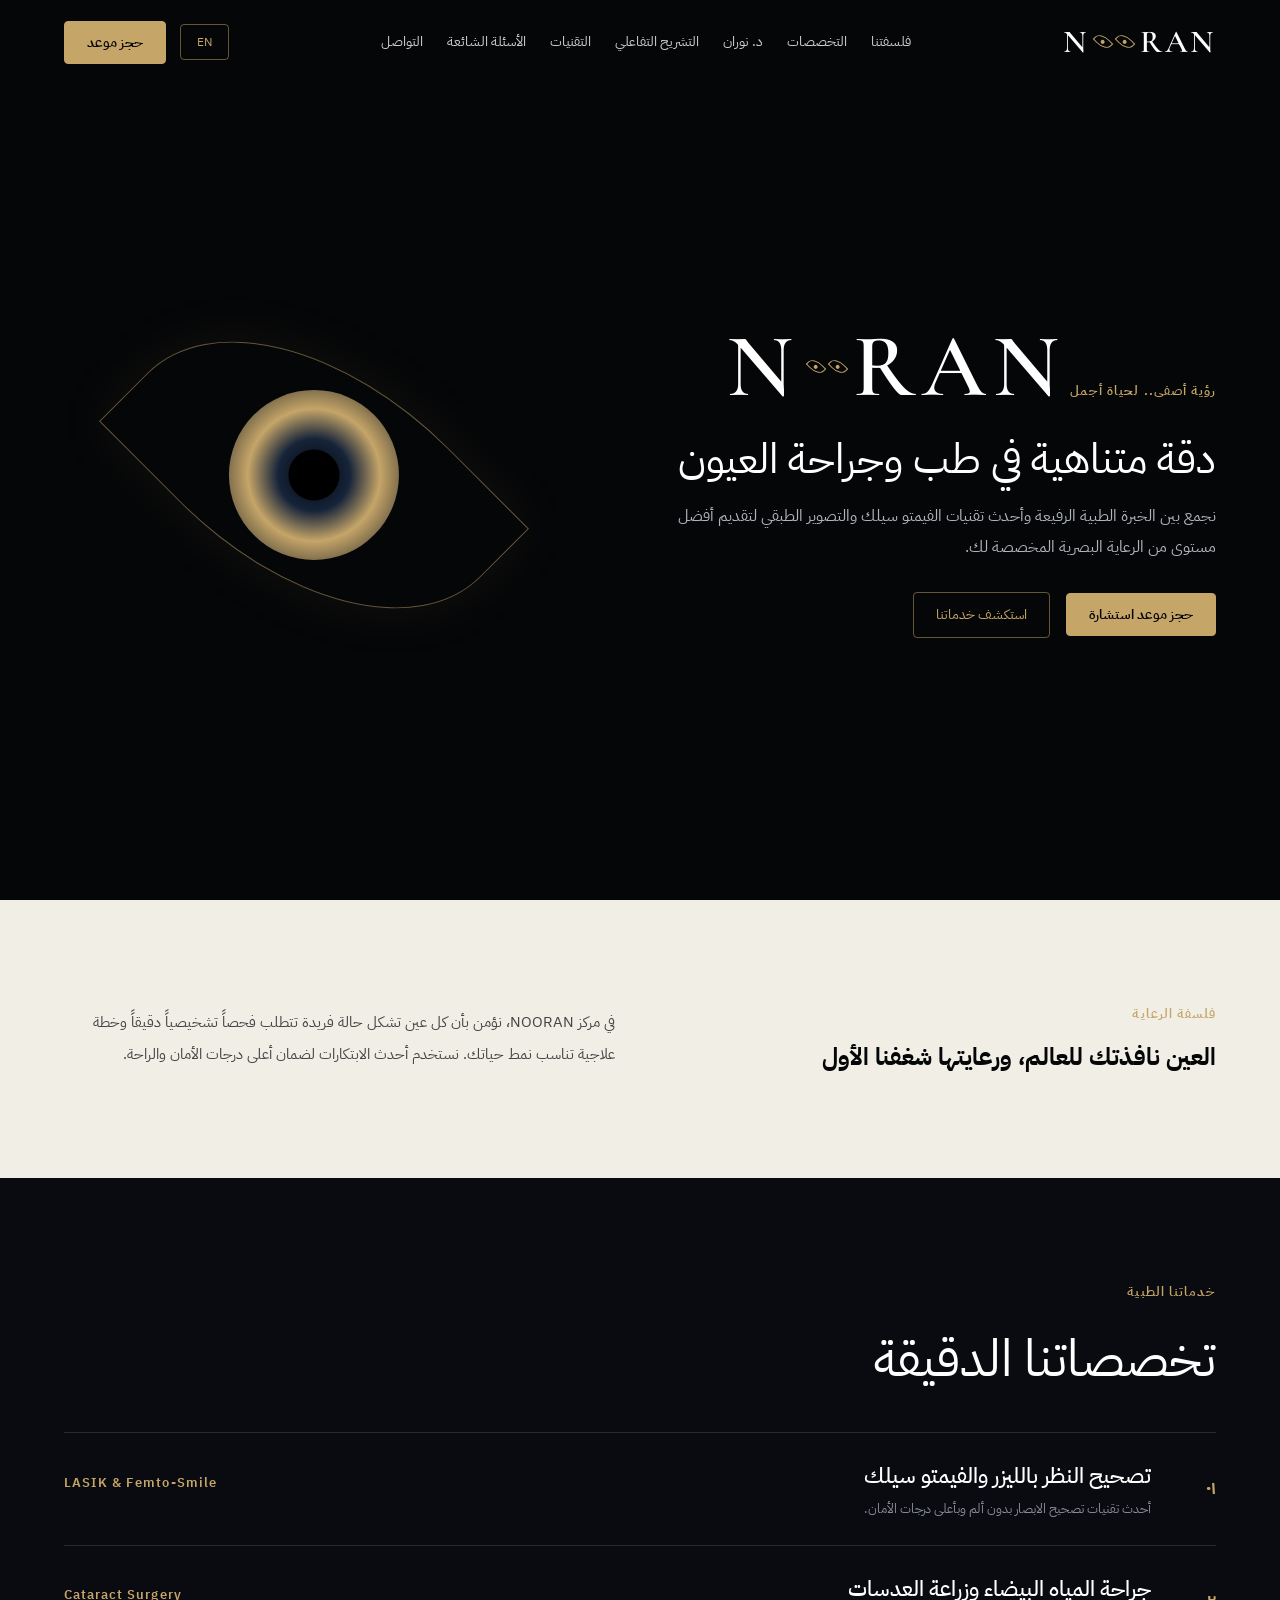
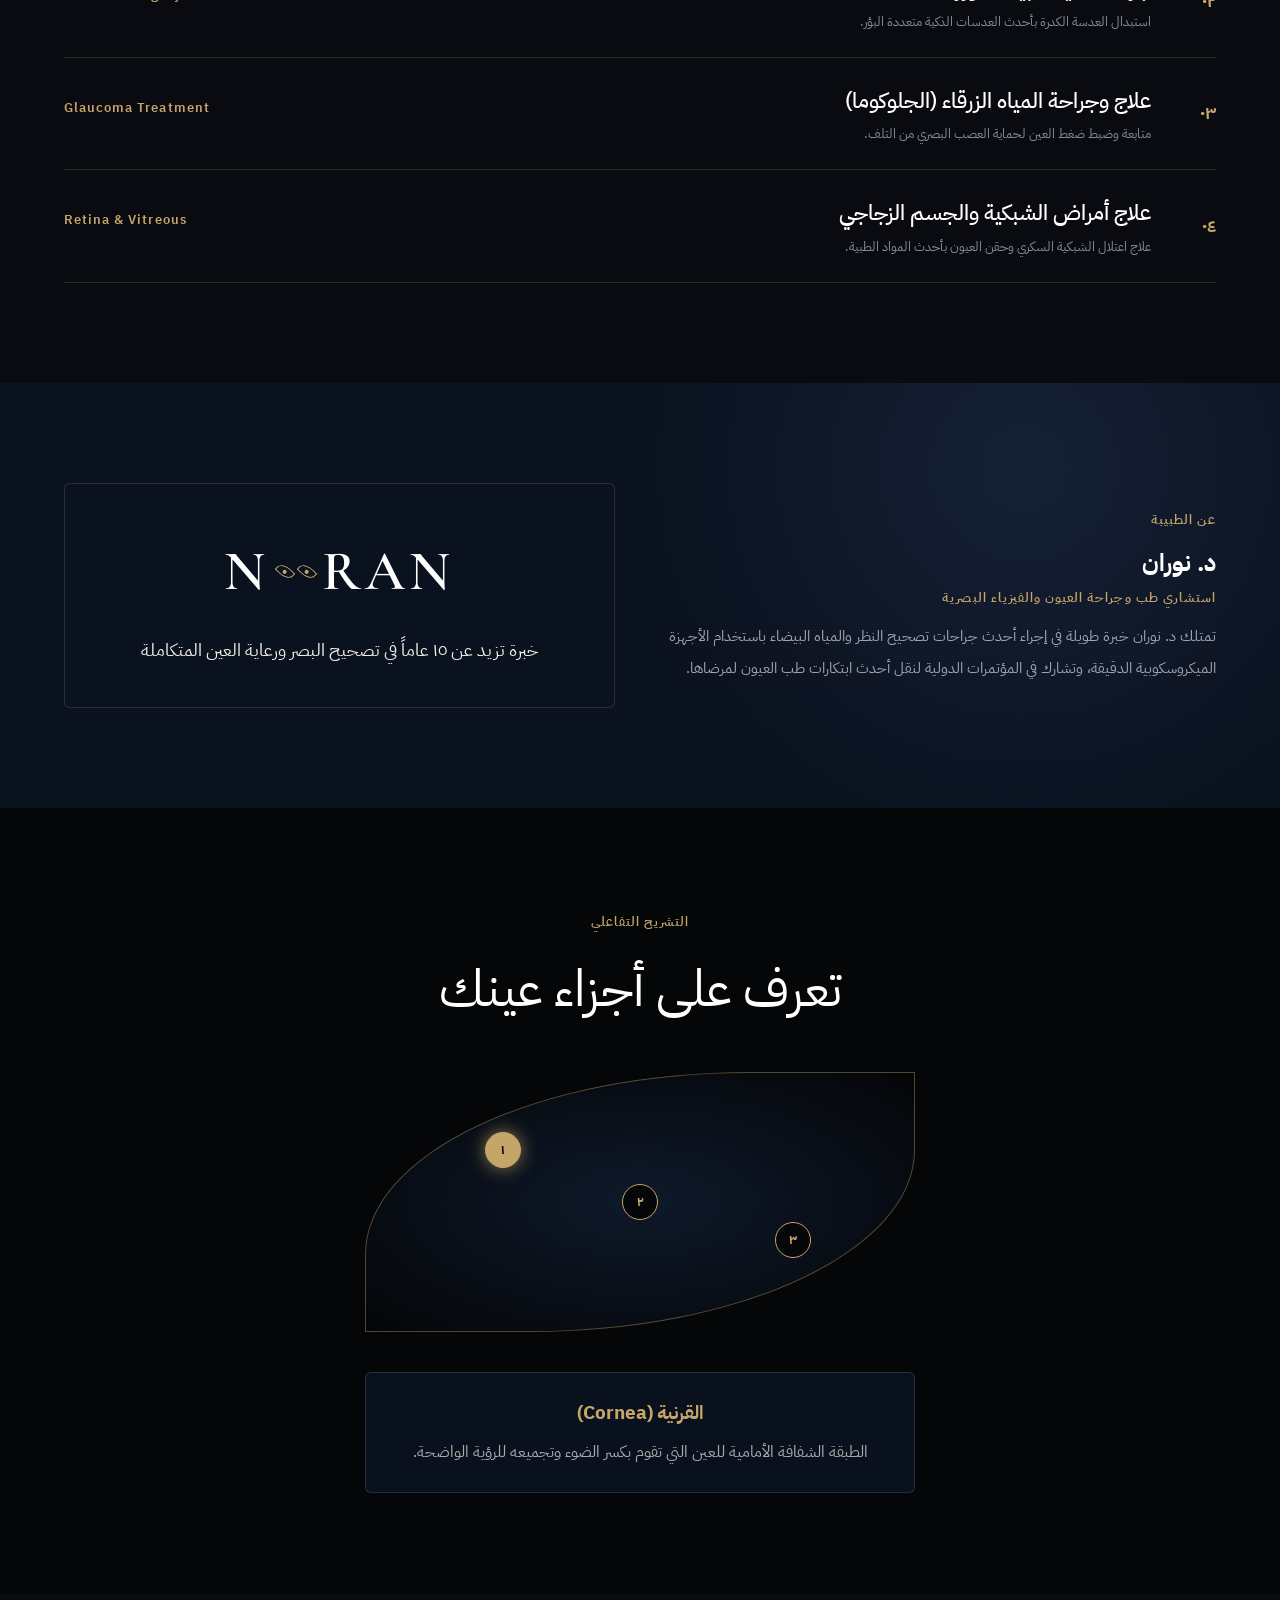
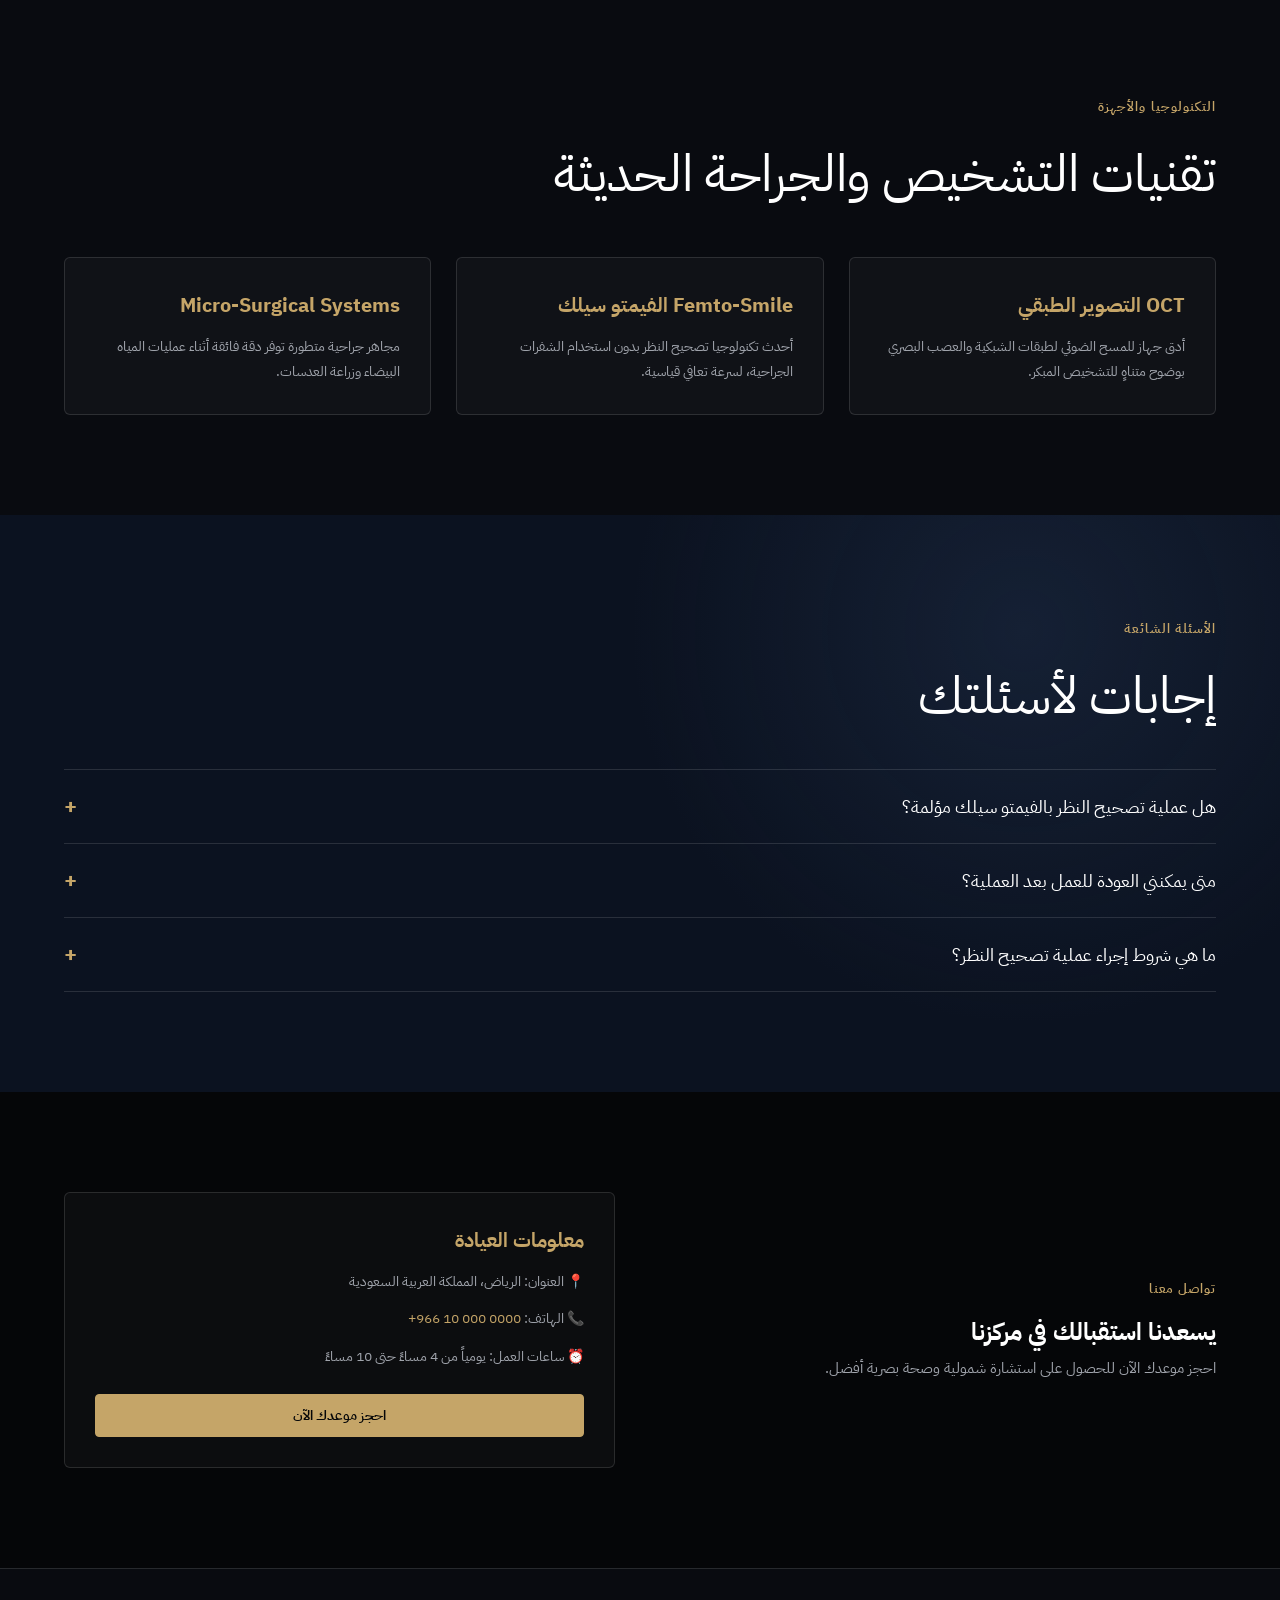
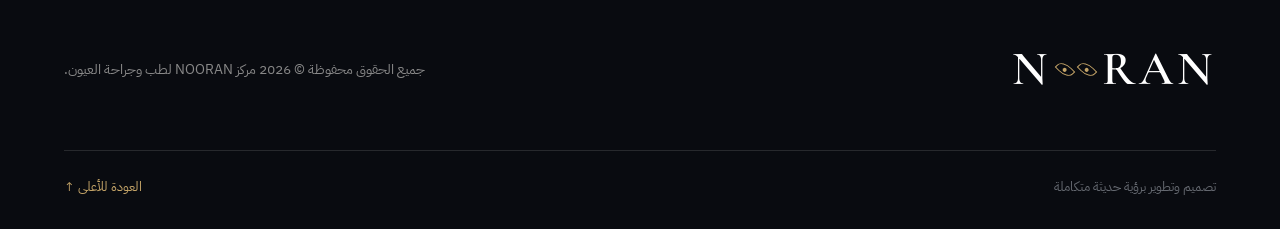
<file: N.html>
<!doctype html>
<html lang="ar" dir="rtl">
<head>
  <meta charset="utf-8">
  <meta name="viewport" content="width=device-width, initial-scale=1.0">
  <meta name="description" content="مركز NOORAN — طب وجراحة العيون برؤية أكثر دقة ورعاية متكاملة.">
  <title>NOORAN — طب وجراحة العيون</title>

  <!-- Google Fonts -->
  <link rel="preconnect" href="https://fonts.googleapis.com">
  <link rel="preconnect" href="https://fonts.gstatic.com" crossorigin>
  <link href="https://fonts.googleapis.com/css2?family=Cormorant+Garamond:wght@400;600&family=IBM+Plex+Sans+Arabic:wght@300;400;500;600;700&family=Manrope:wght@400;500;600&display=swap" rel="stylesheet">
  <link rel="stylesheet" href="N.css">
</head>

<body>

  <!-- CUSTOM CURSOR -->
  <div class="cursor-label" id="cursorLabel" aria-hidden="true"></div>

  <!-- TOAST NOTIFICATION CONTAINER -->
  <div id="toastContainer" class="toast-container"></div>

  <!-- LOADER -->
  <div class="loader" id="loader" aria-label="جاري التحميل">
    <svg viewBox="0 0 400 100" aria-hidden="true">
      <text x="10" y="70" font-family="Cormorant Garamond" font-size="65" class="logo-text">N</text>
      <ellipse cx="110" cy="52" rx="30" ry="15" class="eye-gold"></ellipse>
      <circle cx="110" cy="52" r="5" class="dot-gold"></circle>
      <ellipse cx="180" cy="52" rx="30" ry="15" class="eye-gold"></ellipse>
      <circle cx="180" cy="52" r="5" class="dot-gold"></circle>
      <text x="235" y="70" font-family="Cormorant Garamond" font-size="65" class="logo-text">RAN</text>
    </svg>
    <p data-i18n="loader_text">طب وجراحة العيون المتقدمة</p>
  </div>

  <!-- NAVBAR -->
  <header>
    <nav class="navbar" id="navbar" aria-label="التنقل الرئيسي">
      <a href="#top" class="brand" aria-label="NOORAN Home">
        N<span class="brand-eyes"><i></i><i></i></span>RAN
      </a>

      <div class="desktop-menu" id="desktopMenu">
        <a href="#about" data-i18n="nav_about">فلسفتنا</a>
        <a href="#expertise" data-i18n="nav_expertise">التخصصات</a>
        <a href="#doctor" data-i18n="nav_doctor">د. نوران</a>
        <a href="#anatomy" data-i18n="nav_anatomy">التشريح التفاعلي</a>
        <a href="#technology" data-i18n="nav_technology">التقنيات</a>
        <a href="#faq" data-i18n="nav_faq">الأسئلة الشائعة</a>
        <a href="#contact" data-i18n="nav_contact">التواصل</a>
      </div>

      <div class="nav-actions">
        <button type="button" class="lang-btn" id="langBtn" aria-label="Switch Language">EN</button>
        <button type="button" class="booking-btn" data-open-booking data-i18n="nav_booking">حجز موعد</button>
        <button type="button" class="menu-toggle" id="menuToggle" aria-label="فتح القائمة" aria-expanded="false">
          <span></span><span></span><span></span>
        </button>
      </div>
    </nav>
  </header>

  <!-- MOBILE MENU -->
  <div class="mobile-menu" id="mobileMenu" aria-label="قائمة الموبايل">
    <a href="#about" data-i18n="nav_about">فلسفتنا</a>
    <a href="#expertise" data-i18n="nav_expertise">التخصصات</a>
    <a href="#doctor" data-i18n="nav_doctor">د. نوران</a>
    <a href="#anatomy" data-i18n="nav_anatomy">التشريح التفاعلي</a>
    <a href="#technology" data-i18n="nav_technology">التقنيات</a>
    <a href="#faq" data-i18n="nav_faq">الأسئلة الشائعة</a>
    <a href="#contact" data-i18n="nav_contact">التواصل</a>
    <button type="button" class="booking-btn" data-open-booking style="margin-top:20px; width: 100%;" data-i18n="hero_cta">حجز موعد الآن</button>
  </div>

  <main>
    <!-- HERO SECTION -->
    <section class="hero" id="top">
      <div class="hero-content reveal">
        <span class="eyebrow" data-i18n="hero_eyebrow">رؤية أصفى.. لحياة أجمل</span>
        <h1 class="hero-title-logo brand">
          N<span class="hero-eyes"><i></i><i></i></span>RAN
        </h1>
        <h2 class="hero-subtitle" data-i18n="hero_subtitle">دقة متناهية في طب وجراحة العيون</h2>
        <p class="hero-arabic-desc" data-i18n="hero_desc">
          نجمع بين الخبرة الطبية الرفيعة وأحدث تقنيات الفيمتو سيلك والتصوير الطبقي لتقديم أفضل مستوى من الرعاية البصرية المخصصة لك.
        </p>

        <div class="hero-buttons">
          <button type="button" class="booking-btn" data-open-booking data-i18n="hero_cta">حجز موعد استشارة</button>
          <a href="#expertise" class="lang-btn hero-secondary-btn" data-i18n="hero_explore">استكشف خدماتنا</a>
        </div>
      </div>

      <div class="hero-visual" id="heroVisual">
        <div class="abstract-eye" aria-hidden="true">
          <div class="iris" id="eyeIris">
            <div class="pupil"></div>
          </div>
        </div>
      </div>
    </section>

    <!-- ABOUT SECTION -->
    <section class="section-light" id="about">
      <div class="container grid-2 reveal">
        <div>
          <span class="section-label" data-i18n="about_label">فلسفة الرعاية</span>
          <h2 data-i18n="about_title">العين نافذتك للعالم، ورعايتها شغفنا الأول</h2>
        </div>
        <div>
          <p class="body-text" style="color:#444;" data-i18n="about_desc">
            في مركز NOORAN، نؤمن بأن كل عين تشكل حالة فريدة تتطلب فحصاً تشخيصياً دقيقاً وخطة علاجية تناسب نمط حياتك. نستخدم أحدث الابتكارات لضمان أعلى درجات الأمان والراحة.
          </p>
        </div>
      </div>
    </section>

    <!-- EXPERTISE SECTION -->
    <section class="section-dark" id="expertise">
      <div class="container reveal">
        <div class="section-heading">
          <span class="eyebrow" data-i18n="exp_eyebrow">خدماتنا الطبية</span>
          <h2 data-i18n="exp_title">تخصصاتنا الدقيقة</h2>
        </div>

        <div class="expertise-list">
          <div class="expertise-item">
            <span class="exp-num">٠١</span>
            <div>
              <h3 data-i18n="exp1_title">تصحيح النظر بالليزر والفيمتو سيلك</h3>
              <p class="exp-sub" data-i18n="exp1_desc">أحدث تقنيات تصحيح الابصار بدون ألم وبأعلى درجات الأمان.</p>
            </div>
            <span class="eyebrow">LASIK & Femto-Smile</span>
          </div>

          <div class="expertise-item">
            <span class="exp-num">٠٢</span>
            <div>
              <h3 data-i18n="exp2_title">جراحة المياه البيضاء وزراعة العدسات</h3>
              <p class="exp-sub" data-i18n="exp2_desc">استبدال العدسة الكدرة بأحدث العدسات الذكية متعددة البؤر.</p>
            </div>
            <span class="eyebrow">Cataract Surgery</span>
          </div>

          <div class="expertise-item">
            <span class="exp-num">٠٣</span>
            <div>
              <h3 data-i18n="exp3_title">علاج وجراحة المياه الزرقاء (الجلوكوما)</h3>
              <p class="exp-sub" data-i18n="exp3_desc">متابعة وضبط ضغط العين لحماية العصب البصري من التلف.</p>
            </div>
            <span class="eyebrow">Glaucoma Treatment</span>
          </div>

          <div class="expertise-item">
            <span class="exp-num">٠٤</span>
            <div>
              <h3 data-i18n="exp4_title">علاج أمراض الشبكية والجسم الزجاجي</h3>
              <p class="exp-sub" data-i18n="exp4_desc">علاج اعتلال الشبكية السكري وحقن العيون بأحدث المواد الطبية.</p>
            </div>
            <span class="eyebrow">Retina & Vitreous</span>
          </div>
        </div>
      </div>
    </section>

    <!-- DOCTOR SECTION -->
    <section class="section-navy" id="doctor">
      <div class="container grid-2 reveal">
        <div>
          <span class="eyebrow" data-i18n="doc_eyebrow">عن الطبيبة</span>
          <h2 data-i18n="doc_title">د. نوران</h2>
          <p class="eyebrow" style="color:var(--gold);" data-i18n="doc_sub">استشاري طب وجراحة العيون والفيزياء البصرية</p>
          <p class="body-text" data-i18n="doc_desc">
            تمتلك د. نوران خبرة طويلة في إجراء أحدث جراحات تصحيح النظر والمياه البيضاء باستخدام الأجهزة الميكروسكوبية الدقيقة، وتشارك في المؤتمرات الدولية لنقل أحدث ابتكارات طب العيون لمرضاها.
          </p>
        </div>
        <div class="card doc-card">
          <div class="brand doc-brand">
            N<span class="brand-eyes"><i></i><i></i></span>RAN
          </div>
          <p style="font-size: 18px; color: var(--ivory);" data-i18n="doc_card">خبرة تزيد عن ١٥ عاماً في تصحيح البصر ورعاية العين المتكاملة</p>
        </div>
      </div>
    </section>

    <!-- ANATOMY INTERACTIVE -->
    <section class="section-black" id="anatomy">
      <div class="container reveal">
        <div class="section-heading" style="text-align: center;">
          <span class="eyebrow" data-i18n="anatomy_eyebrow">التشريح التفاعلي</span>
          <h2 data-i18n="anatomy_title">تعرف على أجزاء عينك</h2>
        </div>

        <div class="anatomy-eye">
          <button type="button" class="hotspot active" style="top:30%; left:25%;" data-spot="cornea" aria-label="القرنية">١</button>
          <button type="button" class="hotspot" style="top:50%; left:50%;" data-spot="iris" aria-label="القزحية والحدقة">٢</button>
          <button type="button" class="hotspot" style="top:65%; left:78%;" data-spot="retina" aria-label="الشبكية">٣</button>
        </div>

        <div class="eye-info-box" id="eyeInfoBox">
          <h3 id="eyeTitle" style="color:var(--gold); margin-bottom: 10px;">القرنية (Cornea)</h3>
          <p id="eyeDesc" style="color:#aaa;">الطبقة الشفافة الأمامية للعين التي تقوم بكسر الضوء وتجميعه للرؤية الواضحة.</p>
        </div>
      </div>
    </section>

    <!-- TECHNOLOGY SECTION -->
    <section class="section-dark" id="technology">
      <div class="container reveal">
        <div class="section-heading">
          <span class="eyebrow" data-i18n="tech_eyebrow">التكنولوجيا والأجهزة</span>
          <h2 data-i18n="tech_title">تقنيات التشخيص والجراحة الحديثة</h2>
        </div>

        <div class="grid-3" style="margin-top: 40px;">
          <div class="card">
            <h3 data-i18n="tech1_title">OCT التصوير الطبقي</h3>
            <p data-i18n="tech1_desc">أدق جهاز للمسح الضوئي لطبقات الشبكية والعصب البصري بوضوح متناهٍ للتشخيص المبكر.</p>
          </div>
          <div class="card">
            <h3 data-i18n="tech2_title">Femto-Smile الفيمتو سيلك</h3>
            <p data-i18n="tech2_desc">أحدث تكنولوجيا تصحيح النظر بدون استخدام الشفرات الجراحية، لسرعة تعافي قياسية.</p>
          </div>
          <div class="card">
            <h3 data-i18n="tech3_title">Micro-Surgical Systems</h3>
            <p data-i18n="tech3_desc">مجاهر جراحية متطورة توفر دقة فائقة أثناء عمليات المياه البيضاء وزراعة العدسات.</p>
          </div>
        </div>
      </div>
    </section>

    <!-- FAQ SECTION -->
    <section class="section-navy" id="faq">
      <div class="container reveal">
        <div class="section-heading">
          <span class="eyebrow" data-i18n="faq_eyebrow">الأسئلة الشائعة</span>
          <h2 data-i18n="faq_title">إجابات لأسئلتك</h2>
        </div>

        <div class="faq-container">
          <div class="faq-item">
            <button type="button" class="faq-q" aria-expanded="false">
              <span data-i18n="faq1_q">هل عملية تصحيح النظر بالفيمتو سيلك مؤلمة؟</span>
              <span class="gold-icon">+</span>
            </button>
            <div class="faq-a">
              <p data-i18n="faq1_a">العملية غير مؤلمة تماماً حيث يتم استخدام قطرات مخدرة موضعية للعين، وتستغرق دقائق معدودة فقط.</p>
            </div>
          </div>

          <div class="faq-item">
            <button type="button" class="faq-q" aria-expanded="false">
              <span data-i18n="faq2_q">متى يمكنني العودة للعمل بعد العملية؟</span>
              <span class="gold-icon">+</span>
            </button>
            <div class="faq-a">
              <p data-i18n="faq2_a">يمكن لمعظم المرضى العودة لممارسة حياتهم الطبيعية والعمل خلال 24 إلى 48 ساعة بعد العملية حسب تعليمات الطبيب.</p>
            </div>
          </div>

          <div class="faq-item">
            <button type="button" class="faq-q" aria-expanded="false">
              <span data-i18n="faq3_q">ما هي شروط إجراء عملية تصحيح النظر؟</span>
              <span class="gold-icon">+</span>
            </button>
            <div class="faq-a">
              <p data-i18n="faq3_a">يشترط أن يكون عمر المريض 18 عاماً فأكثر، وثبات درجة النظر لمدة عام على الأقل، وسلامة سمك القرنية وفحص العين الشامل.</p>
            </div>
          </div>
        </div>
      </div>
    </section>

    <!-- CONTACT SECTION -->
    <section class="section-black" id="contact">
      <div class="container grid-2 reveal">
        <div>
          <span class="eyebrow" data-i18n="contact_eyebrow">تواصل معنا</span>
          <h2 data-i18n="contact_title">يسعدنا استقبالك في مركزنا</h2>
          <p class="body-text" data-i18n="contact_desc">احجز موعدك الآن للحصول على استشارة شمولية وصحة بصرية أفضل.</p>
        </div>

        <div class="card contact-card">
          <h3 data-i18n="contact_info_title">معلومات العيادة</h3>
          <p style="margin-bottom: 12px;" data-i18n="contact_addr">📍 العنوان: الرياض، المملكة العربية السعودية</p>
          <p style="margin-bottom: 12px;">📞 <span data-i18n="contact_phone_lbl">الهاتف:</span> <a href="tel:+966100000000" dir="ltr" style="color:var(--gold);">+966 10 000 0000</a></p>
          <p style="margin-bottom: 25px;" data-i18n="contact_hours">⏰ ساعات العمل: يومياً من 4 مساءً حتى 10 مساءً</p>
          <button type="button" class="booking-btn" data-open-booking style="width:100%;" data-i18n="hero_cta">احجز موعدك الآن</button>
        </div>
      </div>
    </section>
  </main>

  <!-- FOOTER -->
  <footer class="footer">
    <div class="container">
      <div class="footer-top">
        <div class="footer-brand brand">
          N<span class="brand-eyes"><i></i><i></i></span>RAN
        </div>
        <p style="color:#888; font-size: 14px;" data-i18n="footer_copy">جميع الحقوق محفوظة © 2026 مركز NOORAN لطب وجراحة العيون.</p>
      </div>
      <div class="footer-bottom">
        <span data-i18n="footer_dev">تصميم وتطوير برؤية حديثة متكاملة</span>
        <a href="#top" class="back-to-top" data-i18n="back_to_top">العودة للأعلى ↑</a>
      </div>
    </div>
  </footer>

  <!-- BOOKING MODAL -->
  <div class="modal" id="bookingModal" aria-hidden="true" role="dialog" aria-labelledby="modalTitle">
    <div class="booking-modal">
      <button type="button" class="modal-close" id="modalClose" aria-label="إغلاق النافذة">&times;</button>
      <h2 id="modalTitle" data-i18n="modal_title">حجز موعد استشارة</h2>
      <form id="bookingForm">
        <div class="form-group">
          <label for="fullName" data-i18n="modal_name">الاسم الكامل</label>
          <input type="text" id="fullName" required placeholder="أدخل اسمك الكريم" data-i18n-ph="ph_name">
        </div>

        <div class="form-group">
          <label for="phoneNum" data-i18n="modal_phone">رقم الهاتف</label>
          <input type="tel" id="phoneNum" required placeholder="05xxxxxxxx" data-i18n-ph="ph_phone">
        </div>

        <div class="form-group">
          <label for="serviceSelect" data-i18n="modal_service">نوع الخدمة المطلوبة</label>
          <select id="serviceSelect">
            <option data-i18n="opt_1">تصحيح النظر (الفيمتو سيلك / الليزك)</option>
            <option data-i18n="opt_2">جراحة المياه البيضاء</option>
            <option data-i18n="opt_3">فحص عين شامل</option>
            <option data-i18n="opt_4">استشارة أخرى</option>
          </select>
        </div>

        <button type="submit" class="booking-btn" style="width: 100%; margin-top: 10px;" data-i18n="modal_submit">تأكيد الحجز</button>
      </form>
    </div>
  </div>

  <script src="N.js"></script>
</body>
</html>
</file>
<file: N.css>
/* =====================================================
   NOORAN — PREMIUM OPHTHALMOLOGY (CSS)
   ===================================================== */

:root {
  --black: #050608;
  --black-2: #090b10;
  --navy: #0b1220;
  --navy-2: #111c30;

  --ivory: #f1eee6;
  --white: #ffffff;

  --gold: #c5a568;
  --gold-light: #dfc58c;

  --gray: #92959c;
  --dark-gray: #555960;

  --line-dark: rgba(255, 255, 255, 0.12);
  --line-light: rgba(0, 0, 0, 0.13);

  --serif: "Cormorant Garamond", serif;
  --sans: "Manrope", sans-serif;
  --arabic: "IBM Plex Sans Arabic", sans-serif;
}

* {
  margin: 0;
  padding: 0;
  box-sizing: border-box;
}

html {
  scroll-behavior: smooth;
  background: var(--black);
}

body {
  background: var(--black);
  color: var(--ivory);
  font-family: var(--arabic);
  overflow-x: hidden;
  direction: rtl;
  text-align: right;
  line-height: 1.7;
  -webkit-font-smoothing: antialiased;
}

/* RTL / LTR Font Swapping */
html[dir="ltr"] body {
  font-family: var(--sans);
  text-align: left;
}

body.modal-open {
  overflow: hidden !important;
}

button, input, select, textarea {
  font-family: inherit;
}

button {
  cursor: pointer;
  border: none;
  background: none;
}

a {
  color: inherit;
  text-decoration: none;
}

/* =====================================================
   BRAND & LOGO FIXES
   ===================================================== */

.brand, .logo, .footer-brand {
  direction: ltr !important;
  display: inline-flex !important;
  align-items: center !important;
  font-family: var(--serif);
  letter-spacing: 0.08em;
  unicode-bidi: isolate;
  color: var(--white);
}

.brand-eyes, .hero-eyes {
  display: inline-flex !important;
  align-items: center;
  gap: 4px;
  margin: 0 6px;
  direction: ltr !important;
}

.brand-eyes i, .hero-eyes i {
  width: 18px;
  height: 11px;
  border: 1px solid var(--gold) !important;
  border-radius: 70% 0;
  transform: rotate(45deg);
  position: relative;
  display: inline-block;
}

.brand-eyes i::after, .hero-eyes i::after {
  content: "";
  position: absolute;
  width: 4px;
  height: 4px;
  background: var(--gold) !important;
  border-radius: 50%;
  left: 50%;
  top: 50%;
  transform: translate(-50%, -50%);
}

/* =====================================================
   CONTAINERS & SECTIONS
   ===================================================== */

.container {
  width: min(1200px, 90vw);
  margin: auto;
}

section {
  padding: 100px 0;
  position: relative;
}

.section-dark { background: var(--black-2); color: var(--white); }
.section-black { background: var(--black); color: var(--white); }
.section-light { background: var(--ivory); color: var(--black); }
.section-navy {
  background: radial-gradient(circle at 80% 20%, rgba(47, 69, 105, 0.28), transparent 35%), var(--navy);
  color: var(--white);
}

.eyebrow, .section-label {
  font-family: var(--arabic);
  font-size: 13px;
  font-weight: 600;
  letter-spacing: 0.08em;
  color: var(--gold);
  margin-bottom: 12px;
  display: inline-block;
}

html[dir="ltr"] .eyebrow, html[dir="ltr"] .section-label {
  font-family: var(--sans);
}

.body-text {
  max-width: 620px;
  color: #a0a4ac;
  font-size: 15px;
  line-height: 2.1;
}

.section-heading h2 {
  font-size: clamp(28px, 4vw, 52px);
  font-weight: 400;
  margin-bottom: 15px;
}

/* =====================================================
   LOADER
   ===================================================== */

.loader {
  position: fixed;
  z-index: 9999;
  inset: 0;
  background: var(--black);
  display: flex;
  flex-direction: column;
  align-items: center;
  justify-content: center;
  transition: opacity 0.6s ease, visibility 0.6s ease;
}

.loader.done {
  opacity: 0;
  visibility: hidden;
  pointer-events: none;
}

.loader svg {
  width: min(350px, 80vw);
  overflow: visible;
  direction: ltr;
}

.loader .logo-text { fill: none; stroke: var(--white); stroke-width: 0.8; }
.loader .eye-gold { fill: none; stroke: var(--gold); stroke-width: 1.2; }
.loader .dot-gold { fill: var(--gold); }
.loader p { margin-top: 15px; font-size: 12px; color: var(--gold); letter-spacing: 0.15em; }

/* =====================================================
   NAVBAR
   ===================================================== */

.navbar {
  position: fixed;
  z-index: 1000;
  top: 0;
  left: 0;
  width: 100%;
  height: 85px;
  padding: 0 5vw;
  display: flex;
  align-items: center;
  justify-content: space-between;
  transition: height 0.4s ease, background 0.4s ease, border-color 0.4s ease;
  border-bottom: 1px solid transparent;
}

.navbar.scrolled {
  height: 70px;
  background: rgba(5, 6, 8, 0.92);
  backdrop-filter: blur(16px);
  border-color: var(--line-dark);
}

.brand { font-size: clamp(24px, 3vw, 32px); font-weight: 600; }

.desktop-menu { display: flex; align-items: center; gap: 24px; }
.desktop-menu a {
  font-size: 14px;
  color: #ccc;
  transition: color 0.3s;
  position: relative;
}

.desktop-menu a:hover, .desktop-menu a.active {
  color: var(--gold);
}

.desktop-menu a.active::after {
  content: "";
  position: absolute;
  bottom: -6px;
  left: 0;
  right: 0;
  height: 2px;
  background: var(--gold);
  border-radius: 2px;
}

.nav-actions { display: flex; align-items: center; gap: 14px; }

.lang-btn {
  border: 1px solid rgba(197, 165, 104, 0.5);
  color: var(--gold);
  padding: 8px 16px;
  font-size: 12px;
  border-radius: 4px;
  transition: 0.3s;
  display: inline-flex;
  align-items: center;
  justify-content: center;
}

.lang-btn:hover { background: var(--gold); color: var(--black); }

.booking-btn {
  border: 1px solid var(--gold);
  background: var(--gold);
  color: var(--black);
  padding: 10px 22px;
  font-size: 14px;
  font-weight: 600;
  border-radius: 4px;
  transition: 0.3s;
  display: inline-flex;
  align-items: center;
  justify-content: center;
}

.booking-btn:hover { background: transparent; color: var(--gold); }

.menu-toggle {
  display: none;
  flex-direction: column;
  justify-content: center;
  gap: 5px;
  width: 30px;
  height: 30px;
}

.menu-toggle span {
  width: 100%;
  height: 2px;
  background: var(--gold);
  transition: 0.3s ease;
}

/* =====================================================
   MOBILE MENU
   ===================================================== */

.mobile-menu {
  position: fixed;
  z-index: 900;
  inset: 0;
  background: rgba(5, 6, 8, 0.98);
  backdrop-filter: blur(20px);
  transform: translateY(-100%);
  transition: transform 0.5s cubic-bezier(0.7, 0, 0.2, 1);
  padding: 100px 8vw 40px;
  display: flex;
  flex-direction: column;
  gap: 18px;
  overflow-y: auto;
}

.mobile-menu.open { transform: translateY(0); }
.mobile-menu a { font-size: 20px; color: #eee; padding-bottom: 12px; border-bottom: 1px solid var(--line-dark); }

/* =====================================================
   HERO
   ===================================================== */

.hero {
  min-height: 100vh;
  display: grid;
  grid-template-columns: 1.1fr 0.9fr;
  align-items: center;
  padding: 130px 5vw 80px;
  gap: 40px;
  overflow: hidden;
}

.hero-content { position: relative; z-index: 2; }
.hero-title-logo { font-size: clamp(48px, 7vw, 90px); line-height: 1; margin: 10px 0 20px; }
.hero-subtitle { font-size: clamp(24px, 3.5vw, 42px); font-weight: 400; line-height: 1.3; color: var(--white); margin-bottom: 15px; }
.hero-arabic-desc { font-size: 16px; color: #b0b4bc; max-width: 580px; margin-bottom: 30px; line-height: 1.9; }
.hero-buttons { display: flex; align-items: center; gap: 16px; flex-wrap: wrap; }
.hero-secondary-btn { padding: 10px 22px; font-size: 14px; }

.hero-visual { position: relative; height: 450px; display: grid; place-items: center; }

.abstract-eye {
  position: relative;
  width: min(380px, 80vw);
  aspect-ratio: 1 / 0.6;
  border: 1px solid rgba(197, 165, 104, 0.5);
  border-radius: 70% 0;
  transform: rotate(45deg);
  box-shadow: 0 0 60px rgba(197, 165, 104, 0.08);
  animation: eyeFloat 6s ease-in-out infinite;
}

.iris {
  position: absolute;
  width: 45%;
  aspect-ratio: 1;
  border-radius: 50%;
  left: 50%;
  top: 50%;
  transform: translate(-50%, -50%) rotate(-45deg);
  background: radial-gradient(circle, #020306 0%, #16243a 30%, #c5a568 55%, #08101d 100%);
  transition: transform 0.15s cubic-bezier(0.2, 0, 0.2, 1);
}

.pupil {
  position: absolute;
  width: 30%;
  aspect-ratio: 1;
  border-radius: 50%;
  left: 50%;
  top: 50%;
  transform: translate(-50%, -50%);
  background: #000;
}

@keyframes eyeFloat {
  0%, 100% { transform: rotate(45deg) translateY(0); }
  50% { transform: rotate(45deg) translateY(-12px); }
}

/* =====================================================
   GRIDS & CARDS
   ===================================================== */

.grid-2 { display: grid; grid-template-columns: 1fr 1fr; gap: 50px; align-items: center; }
.grid-3 { display: grid; grid-template-columns: repeat(3, 1fr); gap: 25px; }

.card {
  background: rgba(255, 255, 255, 0.03);
  border: 1px solid var(--line-dark);
  padding: 30px;
  border-radius: 6px;
  transition: 0.3s;
}

.card:hover { border-color: var(--gold); transform: translateY(-4px); }
.card h3 { font-size: 20px; color: var(--gold); margin-bottom: 12px; }
.card p { color: #a0a4ac; font-size: 14px; line-height: 1.8; }

.doc-card { text-align: center; padding: 40px 20px; background: rgba(11, 18, 32, 0.7); }
.doc-brand { font-size: clamp(36px, 5vw, 56px); margin-bottom: 15px; }

/* =====================================================
   EXPERTISE LIST
   ===================================================== */

.expertise-list { margin-top: 30px; }
.expertise-item {
  display: grid;
  grid-template-columns: 50px 1fr auto;
  align-items: center;
  padding: 24px 0;
  border-top: 1px solid var(--line-dark);
  gap: 15px;
  transition: 0.3s;
}

.expertise-item:last-child { border-bottom: 1px solid var(--line-dark); }
.exp-num { color: var(--gold); font-size: 18px; font-weight: 700; }
.expertise-item h3 { font-size: clamp(18px, 2.5vw, 22px); font-weight: 500; color: var(--white); }
.exp-sub { font-size: 13px; color: #888c94; margin-top: 4px; }

/* =====================================================
   ANATOMY INTERACTIVE
   ===================================================== */

.anatomy-eye {
  position: relative;
  width: min(550px, 90vw);
  height: 260px;
  border: 1px solid rgba(197, 165, 104, 0.4);
  border-radius: 70% 0;
  margin: 40px auto;
  background: radial-gradient(ellipse at center, rgba(20, 39, 66, 0.6), transparent);
}

.hotspot {
  position: absolute;
  width: 36px;
  height: 36px;
  border-radius: 50%;
  border: 1px solid var(--gold);
  background: rgba(5, 6, 8, 0.9);
  color: var(--gold);
  font-weight: bold;
  display: grid;
  place-items: center;
  cursor: pointer;
  transform: translate(-50%, -50%);
  transition: 0.3s;
}

.hotspot:hover, .hotspot.active {
  background: var(--gold);
  color: var(--black);
  box-shadow: 0 0 18px rgba(197, 165, 104, 0.7);
}

.eye-info-box {
  background: rgba(11, 18, 32, 0.95);
  border: 1px solid var(--line-dark);
  padding: 25px;
  border-radius: 6px;
  max-width: 550px;
  margin: 20px auto 0;
  text-align: center;
  min-height: 110px;
  transition: opacity 0.3s ease;
}

/* =====================================================
   FAQ ACCORDION
   ===================================================== */

.faq-container { margin-top: 30px; }
.faq-item { border-top: 1px solid var(--line-dark); }
.faq-item:last-child { border-bottom: 1px solid var(--line-dark); }

.faq-q {
  width: 100%;
  display: flex;
  justify-content: space-between;
  align-items: center;
  padding: 20px 0;
  font-size: 18px;
  color: var(--white);
  text-align: inherit;
  transition: color 0.3s;
}

.faq-q:hover { color: var(--gold); }

.gold-icon {
  color: var(--gold);
  font-size: 22px;
  font-weight: bold;
  transition: transform 0.3s ease;
}

.faq-item.open .gold-icon { transform: rotate(45deg); }

.faq-a {
  max-height: 0;
  overflow: hidden;
  transition: max-height 0.4s ease, padding 0.4s ease;
  color: #92959c;
  font-size: 15px;
  line-height: 1.8;
}

.faq-item.open .faq-a { padding-bottom: 20px; }

/* =====================================================
   FOOTER
   ===================================================== */

.footer { padding: 60px 0 30px; border-top: 1px solid var(--line-dark); background: var(--black-2); }
.footer-top { display: flex; justify-content: space-between; align-items: center; flex-wrap: wrap; gap: 20px; margin-bottom: 40px; }
.footer-brand { font-size: clamp(32px, 4vw, 48px); }

.footer-bottom {
  border-top: 1px solid var(--line-dark);
  padding-top: 25px;
  display: flex;
  justify-content: space-between;
  align-items: center;
  color: #656970;
  font-size: 13px;
  flex-wrap: wrap;
  gap: 10px;
}

.back-to-top { color: var(--gold); transition: opacity 0.3s; }
.back-to-top:hover { opacity: 0.8; }

/* =====================================================
   MODAL & TOAST
   ===================================================== */

.modal {
  position: fixed;
  z-index: 5000;
  inset: 0;
  display: none;
  align-items: center;
  justify-content: center;
  padding: 20px;
  background: rgba(0, 0, 0, 0.85);
  backdrop-filter: blur(12px);
}

.modal.open { display: flex; }

.booking-modal {
  background: var(--ivory);
  color: var(--black);
  padding: 35px;
  width: min(550px, 100%);
  max-height: 90vh;
  overflow-y: auto;
  border-radius: 6px;
  position: relative;
  box-shadow: 0 10px 40px rgba(0, 0, 0, 0.5);
}

.modal-close {
  position: absolute;
  top: 15px;
  left: 20px;
  font-size: 32px;
  line-height: 1;
  color: var(--black);
  transition: color 0.3s;
}

html[dir="ltr"] .modal-close { left: auto; right: 20px; }
.modal-close:hover { color: var(--gold); }

.booking-modal h2 { font-size: 26px; margin-bottom: 20px; color: var(--black); }

.form-group { margin-bottom: 16px; }
.form-group label { display: block; font-size: 13px; font-weight: 600; margin-bottom: 6px; color: #333; }

.booking-modal input, .booking-modal select {
  width: 100%;
  padding: 12px;
  border: 1px solid #ccc;
  border-radius: 4px;
  background: #fff;
  outline: none;
  font-size: 14px;
}

.booking-modal input:focus, .booking-modal select:focus { border-color: var(--gold); }

/* TOAST */
.toast-container {
  position: fixed;
  bottom: 30px;
  right: 30px;
  z-index: 10000;
  display: flex;
  flex-direction: column;
  gap: 10px;
}

html[dir="ltr"] .toast-container { right: auto; left: 30px; }

.toast {
  background: var(--navy-2);
  color: var(--ivory);
  border: 1px solid var(--gold);
  padding: 16px 24px;
  border-radius: 6px;
  font-size: 14px;
  box-shadow: 0 8px 24px rgba(0,0,0,0.5);
  opacity: 0;
  transform: translateY(20px);
  transition: opacity 0.4s ease, transform 0.4s ease;
}

.toast.show { opacity: 1; transform: translateY(0); }

/* =====================================================
   CURSOR & REVEAL
   ===================================================== */

.cursor-label {
  position: fixed;
  z-index: 9998;
  width: 60px;
  height: 60px;
  border: 1px solid var(--gold);
  border-radius: 50%;
  display: grid;
  place-items: center;
  pointer-events: none;
  transform: translate(-50%, -50%) scale(0);
  transition: transform 0.2s ease-out;
  font-size: 11px;
  color: var(--gold);
  background: rgba(5, 6, 8, 0.75);
}

.cursor-label.show { transform: translate(-50%, -50%) scale(1); }

.reveal {
  opacity: 0;
  transform: translateY(30px);
  transition: opacity 0.8s ease, transform 0.8s ease;
}

.reveal.visible { opacity: 1; transform: none; }

/* =====================================================
   RESPONSIVE
   ===================================================== */

@media (hover: none) or (max-width: 992px) {
  .cursor-label { display: none !important; }
}

@media (max-width: 992px) {
  .desktop-menu { display: none; }
  .menu-toggle { display: flex; }

  .hero {
    grid-template-columns: 1fr;
    padding-top: 120px;
    text-align: center;
  }

  .hero-arabic-desc { margin-left: auto; margin-right: auto; }
  .hero-buttons { justify-content: center; }
  .hero-visual { height: 320px; }

  .grid-2, .grid-3 { grid-template-columns: 1fr; gap: 30px; }
  section { padding: 70px 0; }

  .expertise-item { grid-template-columns: 40px 1fr; }
  .expertise-item .eyebrow { grid-column: 1 / -1; }
}

@media (max-width: 480px) {
  .booking-modal { padding: 25px 18px; }
  .anatomy-eye { height: 200px; }
  .hotspot { width: 30px; height: 30px; font-size: 12px; }
}
</file>
